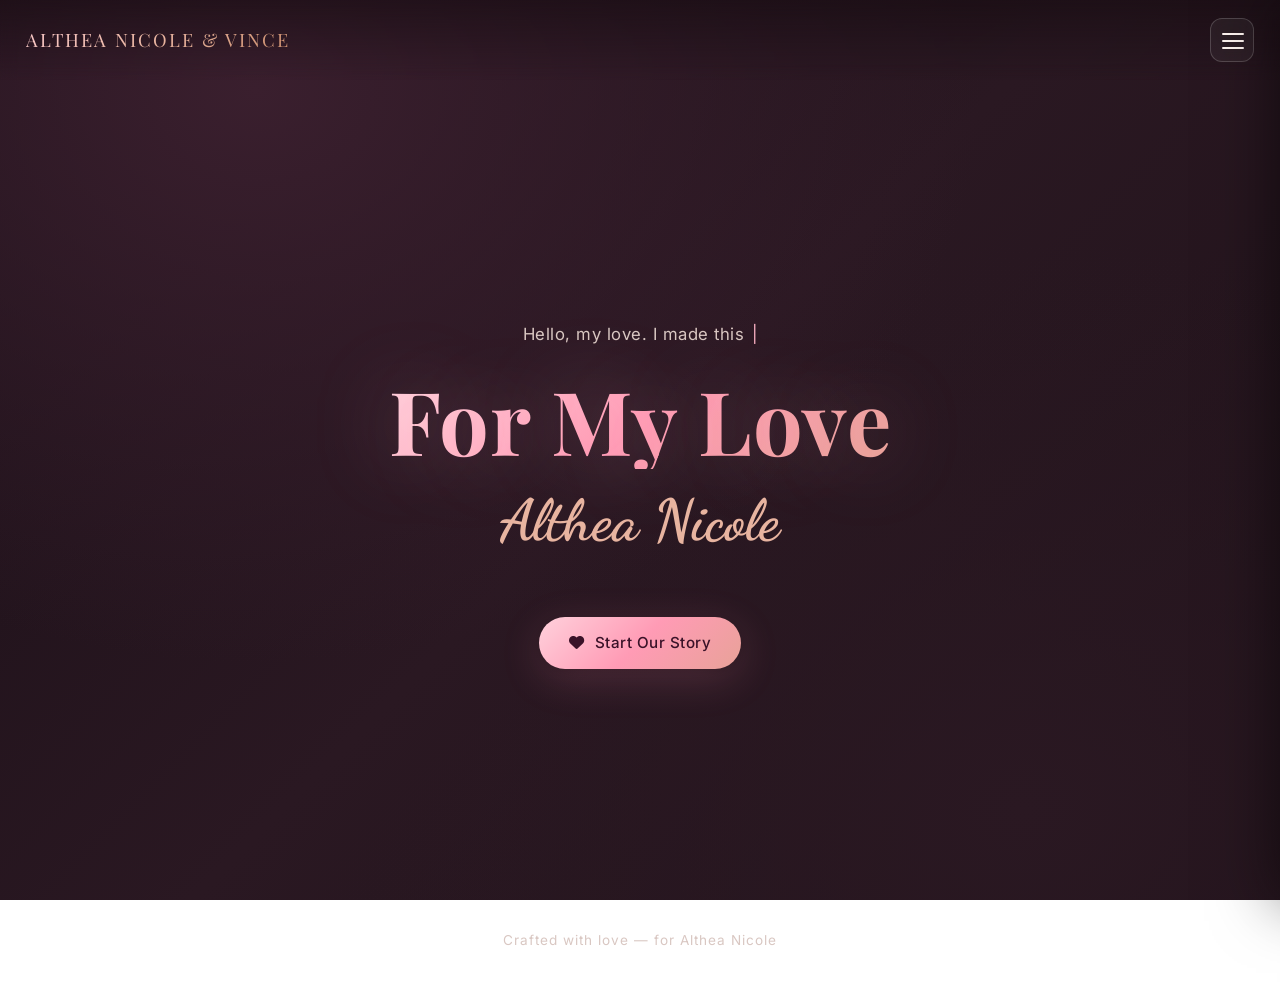
<file: index.html>
<!DOCTYPE html>
<html lang="en">
<head>
<meta charset="UTF-8">
<meta name="viewport" content="width=device-width,initial-scale=1">
<title>"For My Thea bagtit🩷</title>
<meta name="description" content="A premium romantic story made just for you.">
<link rel="preconnect" href="https://fonts.googleapis.com">
<link rel="preconnect" href="https://fonts.gstatic.com" crossorigin>
<link href="https://fonts.googleapis.com/css2?family=Playfair+Display:wght@500;600;700&family=Cormorant+Garamond:ital,wght@1,400;1,500&family=Inter:wght@300;400;500;600&family=Dancing+Script:wght@500;700&display=swap" rel="stylesheet">
<link rel="stylesheet" href="https://cdnjs.cloudflare.com/ajax/libs/font-awesome/6.5.2/css/all.min.css">
<meta property="og:title" content="For My Thea bagtit🩷">
<meta property="og:description" content="A special website made with love, just for Althea Nicole 💖">
<meta property="og:image" content="https://yourdomain.com/cover.jpg">
<meta property="og:url" content="https://v34290126-collab.github.io/Althea-Nicole-/">
<meta property="og:type" content="website">

<meta name="twitter:card" content="summary_large_image">
<meta name="twitter:title" content="For My Thea bagtit🩷">
<meta name="twitter:description" content="A special website made with love, just for Althea Nicole 💖">
<meta name="twitter:image" content="https://YOUR-IMAGE-URL-HERE">
  <link rel="stylesheet" href="style.css">
</head>
<body>
<main>

<section class="hero">
  <p class="typing" id="typing"></p>
  <h1>For My Love</h1>
  <div class="name">Althea Nicole</div>
  <a class="btn" href="story.html"><i class="fa-solid fa-heart"></i> Start Our Story</a>
</section>

</main>
<footer>Crafted with love &mdash; for Althea Nicole</footer>
<script src="script.js"></script>
<script>
typeText(document.getElementById('typing'),"Hello, my love. I made this just for you.");
</script>
</body>
</html>
</file>
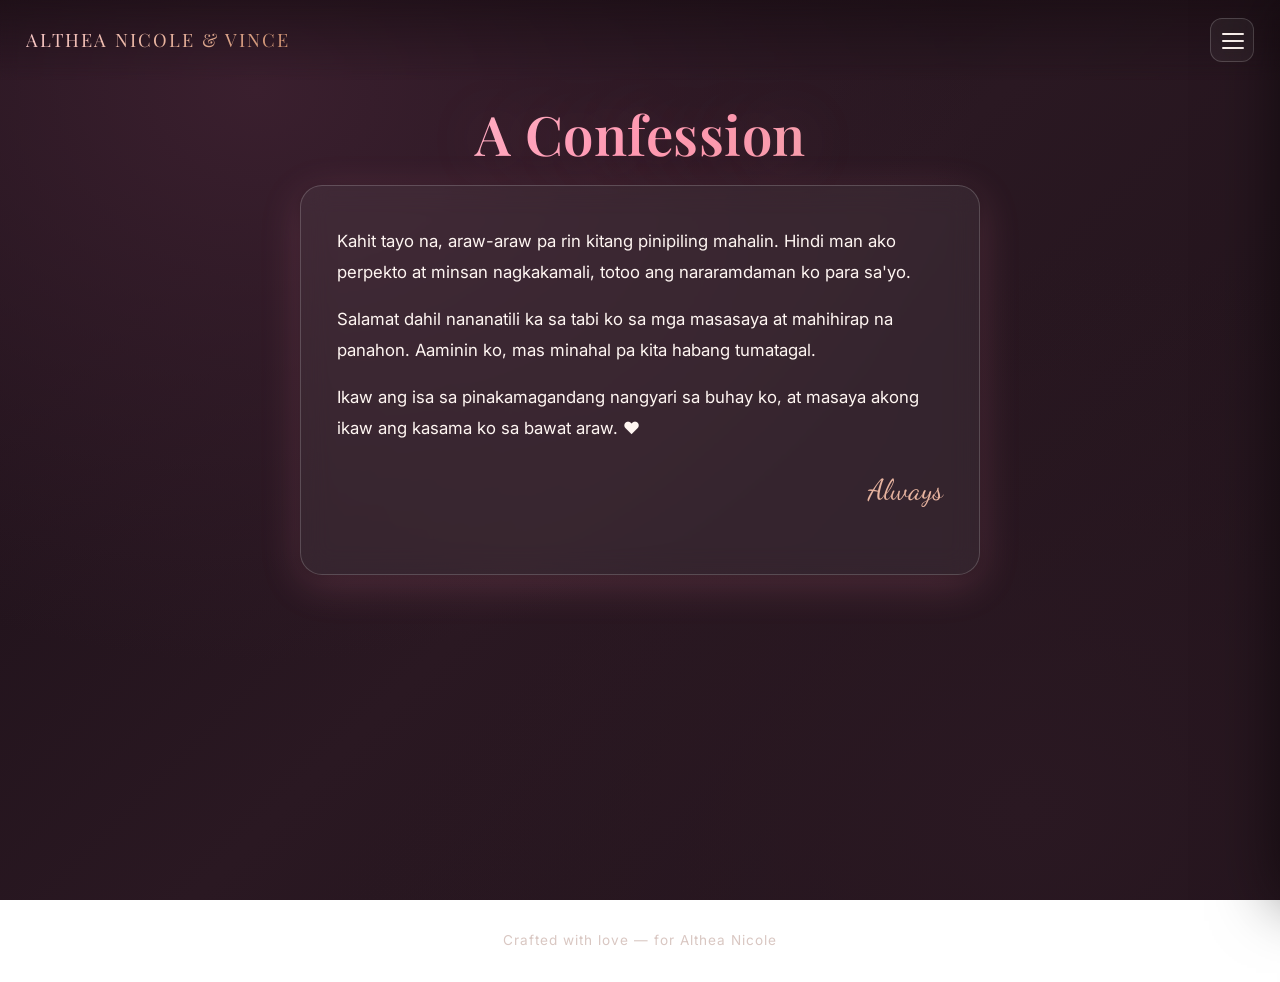
<file: confession.html>
<!DOCTYPE html>
<html lang="en">
<head>
<meta charset="UTF-8">
<meta name="viewport" content="width=device-width,initial-scale=1">
<title>Confession · For My Love</title>
<meta name="description" content="A premium romantic story made just for you.">
<link rel="preconnect" href="https://fonts.googleapis.com">
<link rel="preconnect" href="https://fonts.gstatic.com" crossorigin>
<link href="https://fonts.googleapis.com/css2?family=Playfair+Display:wght@500;600;700&family=Cormorant+Garamond:ital,wght@1,400;1,500&family=Inter:wght@300;400;500;600&family=Dancing+Script:wght@500;700&display=swap" rel="stylesheet">
<link rel="stylesheet" href="https://cdnjs.cloudflare.com/ajax/libs/font-awesome/6.5.2/css/all.min.css">
<link rel="stylesheet" href="style.css">
</head>
<body>
<main>

<section class="container">
  <h1 class="page-title">A Confession</h1>
  <article class="glass letter">
    <p>Kahit tayo na, araw-araw pa rin kitang pinipiling mahalin. Hindi man ako perpekto at minsan nagkakamali, totoo ang nararamdaman ko para sa'yo.</p>
    <p>Salamat dahil nananatili ka sa tabi ko sa mga masasaya at mahihirap na panahon. Aaminin ko, mas minahal pa kita habang tumatagal.</p>
    <p>Ikaw ang isa sa pinakamagandang nangyari sa buhay ko, at masaya akong ikaw ang kasama ko sa bawat araw. ❤️</p>
    <p class="signature">Always</p>
  </article>
</section>

</main>
<footer>Crafted with love &mdash; for Althea Nicole</footer>
<script src="script.js"></script>

</body>
</html>
</file>
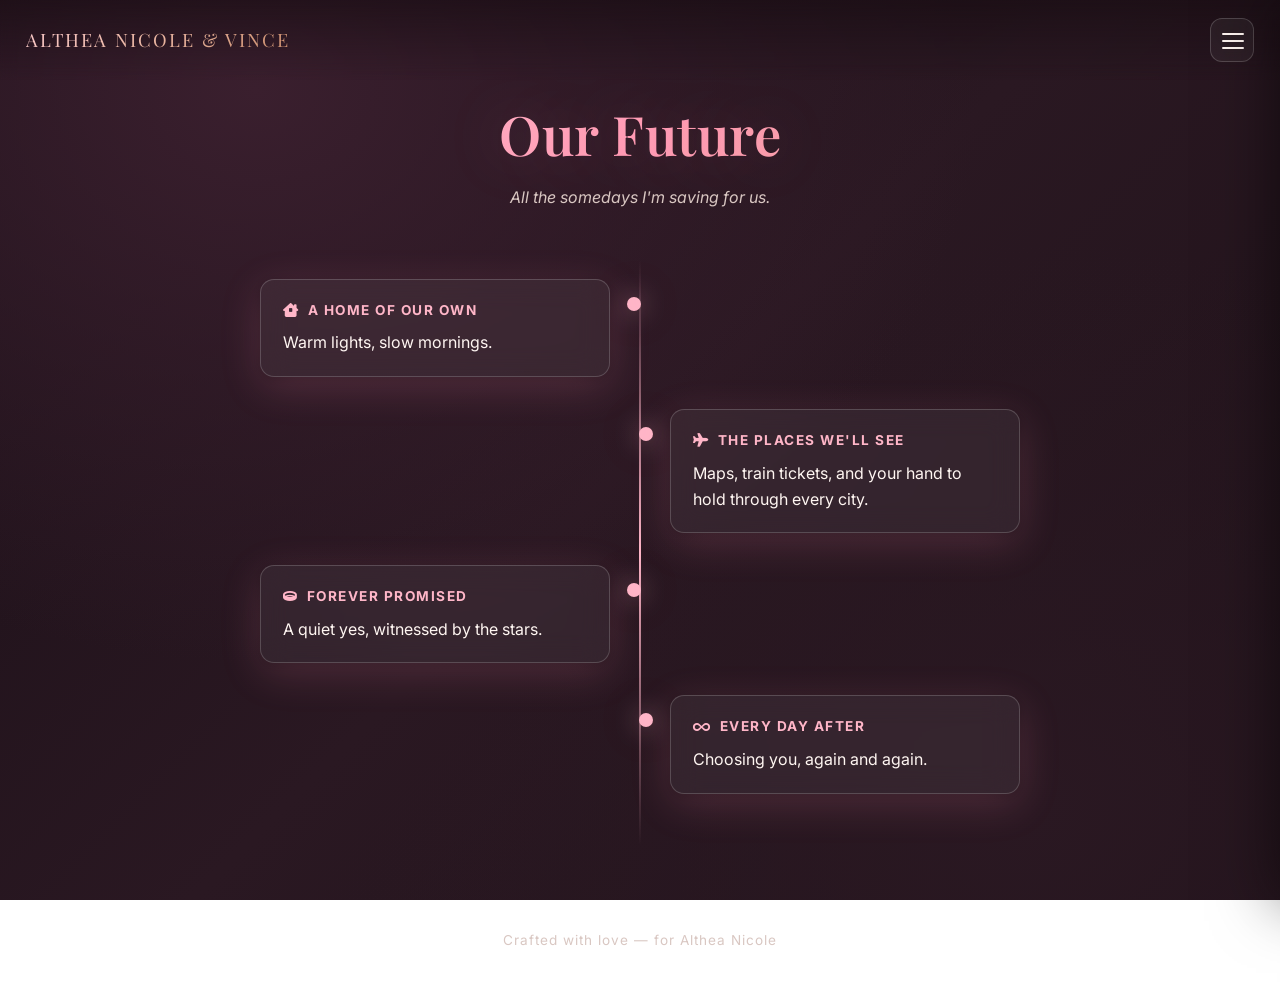
<file: future.html>
<!DOCTYPE html>
<html lang="en">
<head>
<meta charset="UTF-8">
<meta name="viewport" content="width=device-width,initial-scale=1">
<title>Future · For My Love</title>
<meta name="description" content="A premium romantic story made just for you.">
<link rel="preconnect" href="https://fonts.googleapis.com">
<link rel="preconnect" href="https://fonts.gstatic.com" crossorigin>
<link href="https://fonts.googleapis.com/css2?family=Playfair+Display:wght@500;600;700&family=Cormorant+Garamond:ital,wght@1,400;1,500&family=Inter:wght@300;400;500;600&family=Dancing+Script:wght@500;700&display=swap" rel="stylesheet">
<link rel="stylesheet" href="https://cdnjs.cloudflare.com/ajax/libs/font-awesome/6.5.2/css/all.min.css">
<link rel="stylesheet" href="style.css">
</head>
<body>
<main>

<section class="container">
  <h1 class="page-title">Our Future</h1>
  <p class="page-subtitle">All the somedays I'm saving for us.</p>
  <div class="timeline">
    <div class="t-item"><div class="t-dot"></div><div class="t-card glass"><h4><i class="fa-solid fa-house-chimney-window"></i>A Home of Our Own</h4><p>Warm lights, slow mornings.</p></div></div>
    <div class="t-item"><div class="t-dot"></div><div class="t-card glass"><h4><i class="fa-solid fa-plane"></i>The Places We'll See</h4><p>Maps, train tickets, and your hand to hold through every city.</p></div></div>
    <div class="t-item"><div class="t-dot"></div><div class="t-card glass"><h4><i class="fa-solid fa-ring"></i>Forever Promised</h4><p>A quiet yes, witnessed by the stars.</p></div></div>
    <div class="t-item"><div class="t-dot"></div><div class="t-card glass"><h4><i class="fa-solid fa-infinity"></i>Every Day After</h4><p>Choosing you, again and again.</p></div></div>
  </div>
</section>

</main>
<footer>Crafted with love &mdash; for Althea Nicole</footer>
<script src="script.js"></script>
<script>revealOnScroll('.t-item');</script>
</body>
</html>
</file>
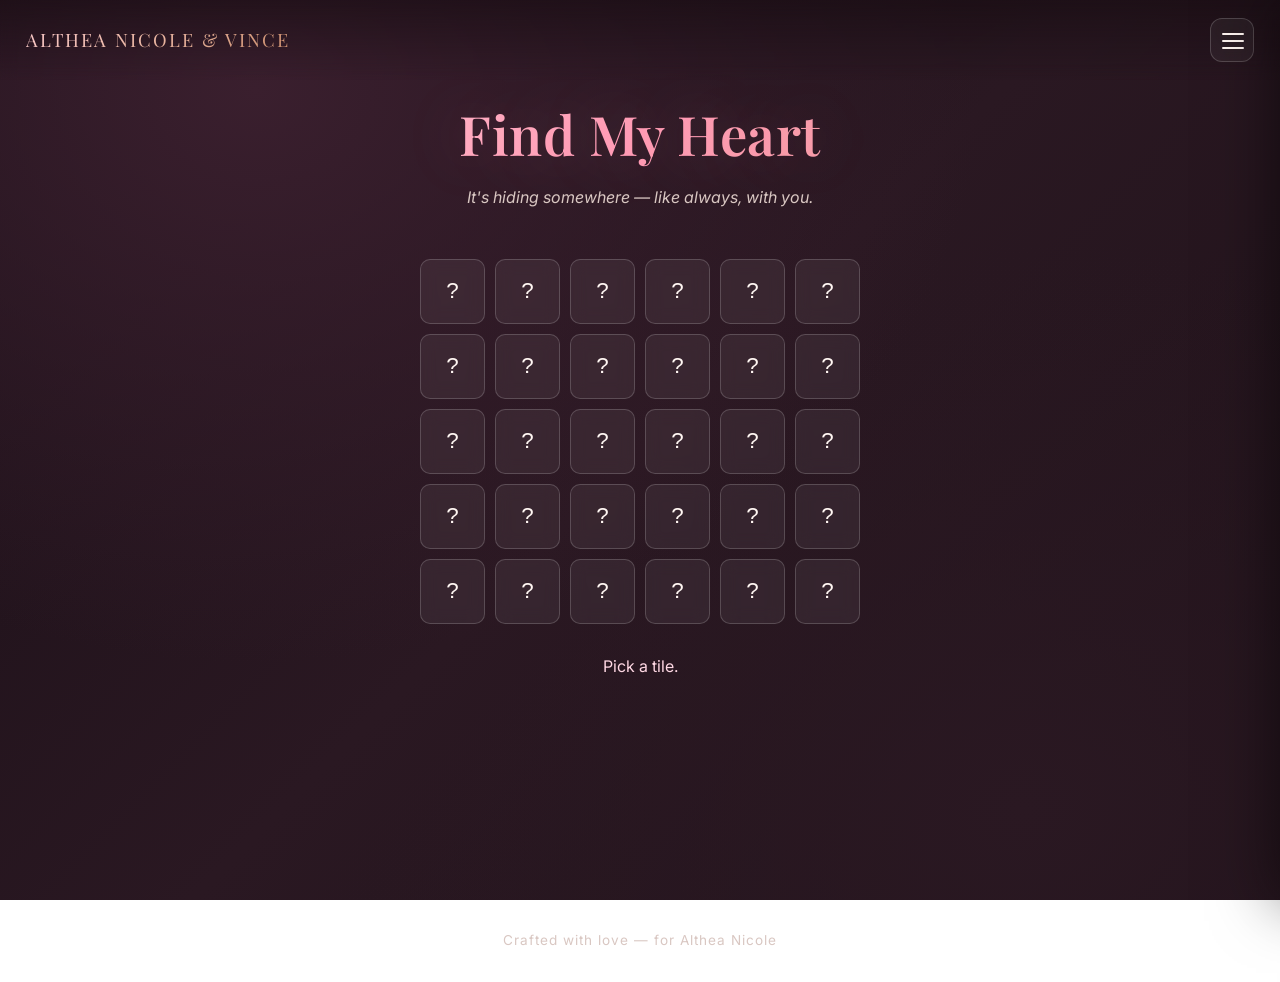
<file: game.html>
<!DOCTYPE html>
<html lang="en">
<head>
<meta charset="UTF-8">
<meta name="viewport" content="width=device-width,initial-scale=1">
<title>Game · For My Love</title>
<meta name="description" content="A premium romantic story made just for you.">
<link rel="preconnect" href="https://fonts.googleapis.com">
<link rel="preconnect" href="https://fonts.gstatic.com" crossorigin>
<link href="https://fonts.googleapis.com/css2?family=Playfair+Display:wght@500;600;700&family=Cormorant+Garamond:ital,wght@1,400;1,500&family=Inter:wght@300;400;500;600&family=Dancing+Script:wght@500;700&display=swap" rel="stylesheet">
<link rel="stylesheet" href="https://cdnjs.cloudflare.com/ajax/libs/font-awesome/6.5.2/css/all.min.css">
<link rel="stylesheet" href="style.css">
</head>
<body>
<main>

<section class="container">
  <h1 class="page-title">Find My Heart</h1>
  <p class="page-subtitle">It's hiding somewhere — like always, with you.</p>
  <div class="game-grid" id="gameGrid"></div>
  <p class="game-msg" id="gameMsg">Pick a tile.</p>
</section>

</main>
<footer>Crafted with love &mdash; for Althea Nicole</footer>
<script src="script.js"></script>
<script>initGame();</script>
</body>
</html>
</file>
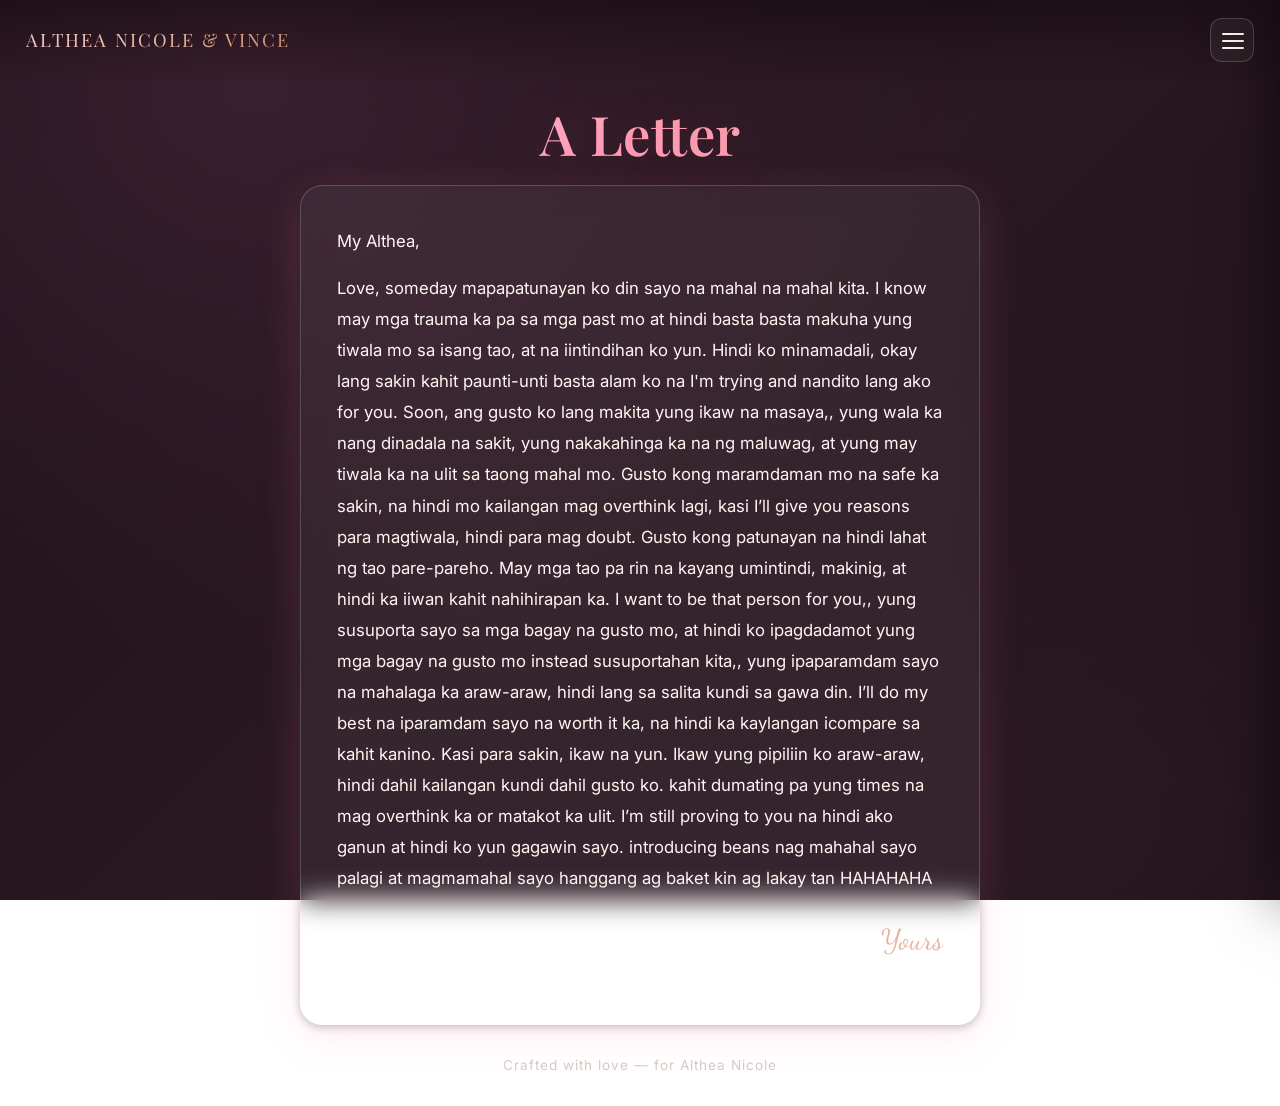
<file: letter.html>
<!DOCTYPE html>
<html lang="en">
<head>
<meta charset="UTF-8">
<meta name="viewport" content="width=device-width,initial-scale=1">
<title>Letter · For My Love</title>
<meta name="description" content="A premium romantic story made just for you.">
<link rel="preconnect" href="https://fonts.googleapis.com">
<link rel="preconnect" href="https://fonts.gstatic.com" crossorigin>
<link href="https://fonts.googleapis.com/css2?family=Playfair+Display:wght@500;600;700&family=Cormorant+Garamond:ital,wght@1,400;1,500&family=Inter:wght@300;400;500;600&family=Dancing+Script:wght@500;700&display=swap" rel="stylesheet">
<link rel="stylesheet" href="https://cdnjs.cloudflare.com/ajax/libs/font-awesome/6.5.2/css/all.min.css">
<link rel="stylesheet" href="style.css">
</head>
<body>
<main>

<section class="container">
  <h1 class="page-title">A Letter</h1>
  <article class="glass letter">
    <p>My Althea,</p>
    <p>Love, someday mapapatunayan ko din sayo na mahal na mahal kita. I know may mga trauma ka pa sa mga past mo at hindi basta basta makuha yung tiwala mo sa isang tao, at na iintindihan ko yun. Hindi ko minamadali, okay lang sakin kahit paunti-unti basta alam ko na I'm trying and nandito lang ako for you.
‎Soon, ang gusto ko lang makita yung ikaw na masaya,, yung wala ka nang dinadala na sakit, yung nakakahinga ka na ng maluwag, at yung may tiwala ka na ulit sa taong mahal mo. Gusto kong maramdaman mo na safe ka sakin, na hindi mo kailangan mag overthink lagi, kasi I’ll give you reasons para magtiwala, hindi para mag doubt. Gusto kong patunayan na hindi lahat ng tao pare-pareho. May mga tao pa rin na kayang umintindi, makinig, at hindi ka iiwan kahit nahihirapan ka. I want to be that person for you,, yung susuporta sayo sa mga bagay na gusto mo, at hindi ko ipagdadamot yung mga bagay na gusto mo instead susuportahan kita,, yung ipaparamdam sayo na mahalaga ka araw-araw, hindi lang sa salita kundi sa gawa din. I’ll do my best na iparamdam sayo na worth it ka, na hindi ka kaylangan icompare sa kahit kanino. Kasi para sakin, ikaw na yun. Ikaw yung pipiliin ko araw-araw, hindi dahil kailangan kundi dahil gusto ko.  kahit dumating pa yung times na mag overthink ka or matakot ka ulit. I’m still proving to you na hindi ako ganun at hindi ko yun gagawin sayo. introducing beans nag mahahal sayo palagi at magmamahal sayo hanggang ag baket kin ag lakay tan HAHAHAHA</p>
    <p class="signature">Yours</p>
  </article>
</section>

</main>
<footer>Crafted with love &mdash; for Althea Nicole</footer>
<script src="script.js"></script>

</body>
</html>
</file>
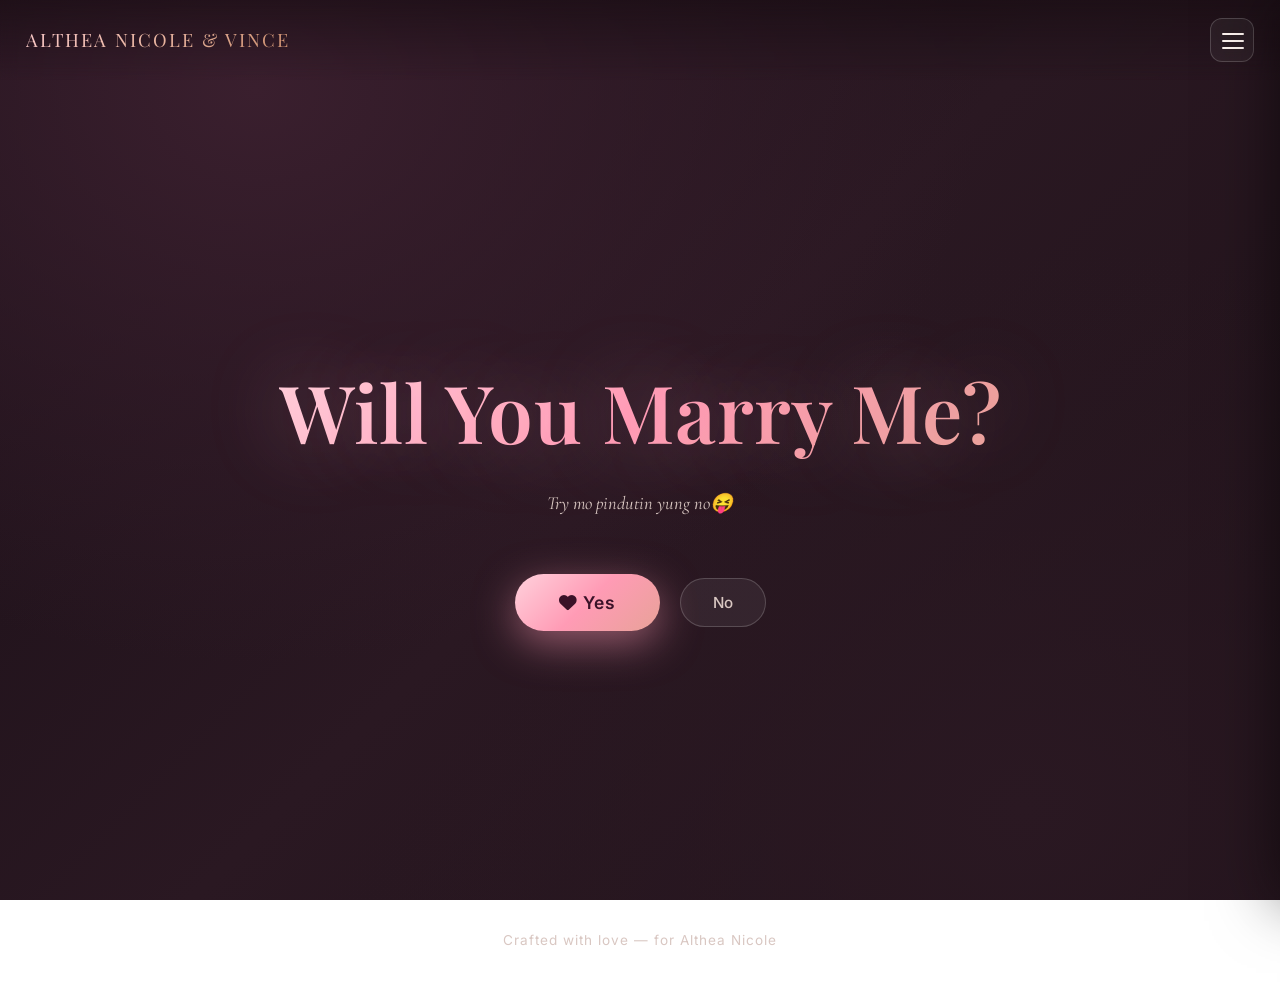
<file: marry.html>
<!DOCTYPE html>
<html lang="en">
<head>
<meta charset="UTF-8">
<meta name="viewport" content="width=device-width,initial-scale=1">
<title>Will You Marry Me?</title>
<meta name="description" content="A premium romantic story made just for you.">
<link rel="preconnect" href="https://fonts.googleapis.com">
<link rel="preconnect" href="https://fonts.gstatic.com" crossorigin>
<link href="https://fonts.googleapis.com/css2?family=Playfair+Display:wght@500;600;700&family=Cormorant+Garamond:ital,wght@1,400;1,500&family=Inter:wght@300;400;500;600&family=Dancing+Script:wght@500;700&display=swap" rel="stylesheet">
<link rel="stylesheet" href="https://cdnjs.cloudflare.com/ajax/libs/font-awesome/6.5.2/css/all.min.css">
<link rel="stylesheet" href="style.css">
</head>
<body>
<main>

<section class="marry" id="marryMain">
  <h1>Will You Marry Me?</h1>
  <p class="sub">Try mo pindutin yung no😝</p>
  <div class="marry-btns" id="marryBtns">
    <button id="yesBtn"><i class="fa-solid fa-heart"></i> Yes</button>
    <button id="noBtn">No</button>
  </div>
</section>

<div class="celebration" id="celebration">
  <h1>U Said Yes</h1>
  <p class="forever">Forever nayan madi nak ibat-batin wen.</p>
</div>

</main>
<footer>Crafted with love &mdash; for Althea Nicole</footer>
<script src="script.js"></script>
<script>initMarry();</script>
</body>
</html>
</file>
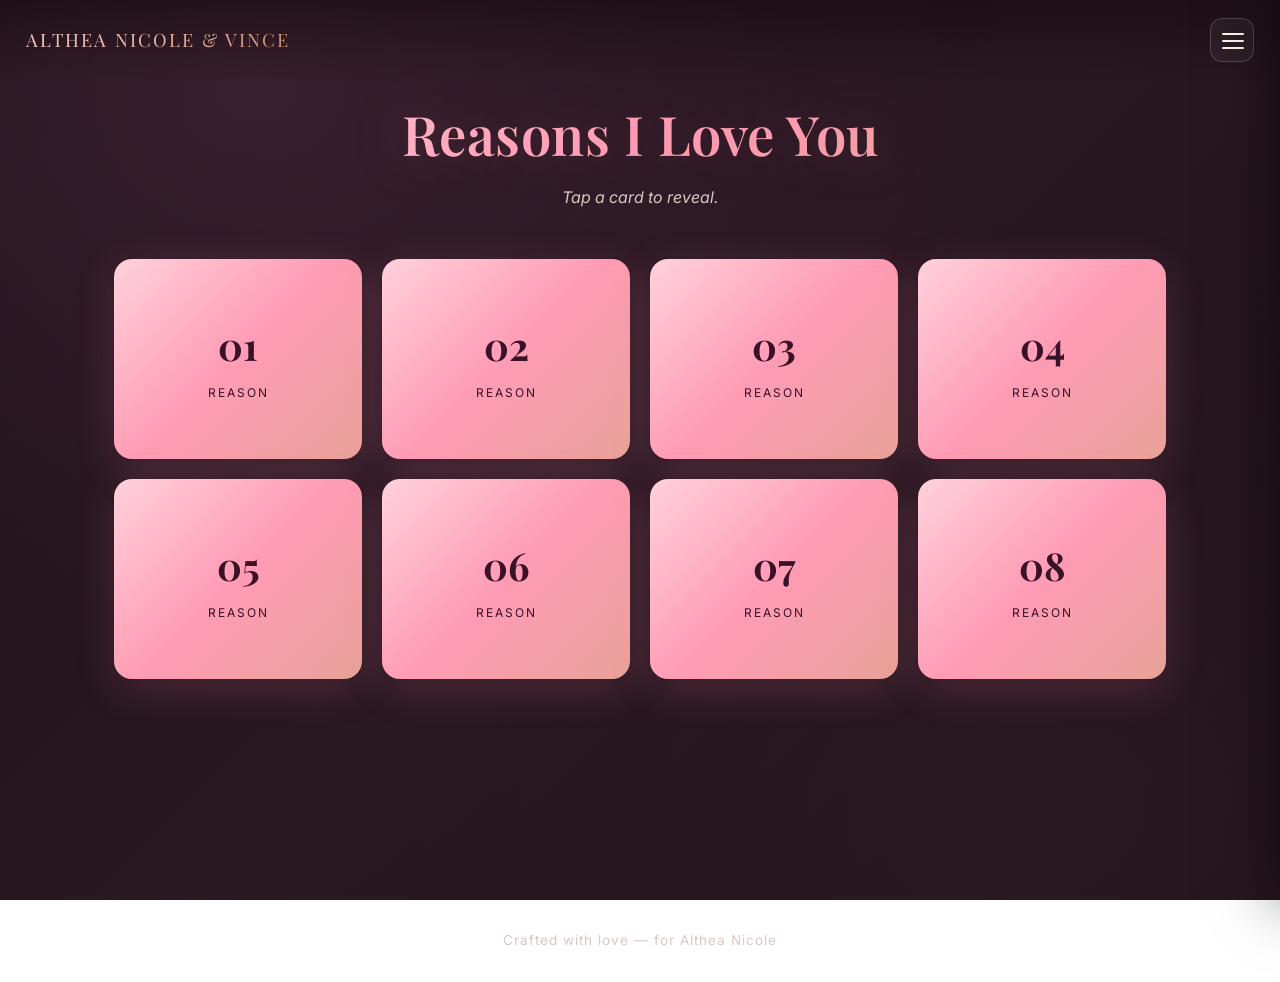
<file: reasons.html>
<!DOCTYPE html>
<html lang="en">
<head>
<meta charset="UTF-8">
<meta name="viewport" content="width=device-width,initial-scale=1">
<title>Reasons · For My Love</title>
<meta name="description" content="A premium romantic story made just for you.">
<link rel="preconnect" href="https://fonts.googleapis.com">
<link rel="preconnect" href="https://fonts.gstatic.com" crossorigin>
<link href="https://fonts.googleapis.com/css2?family=Playfair+Display:wght@500;600;700&family=Cormorant+Garamond:ital,wght@1,400;1,500&family=Inter:wght@300;400;500;600&family=Dancing+Script:wght@500;700&display=swap" rel="stylesheet">
<link rel="stylesheet" href="https://cdnjs.cloudflare.com/ajax/libs/font-awesome/6.5.2/css/all.min.css">
<link rel="stylesheet" href="style.css">
</head>
<body>
<main>

<section class="container">
  <h1 class="page-title">Reasons I Love You</h1>
  <p class="page-subtitle">Tap a card to reveal.</p>
  <div class="reasons-grid"><div class="flip" onclick="this.classList.toggle('flipped')"><div class="flip-inner"><div class="flip-face flip-front"><div><div class="num">01</div><div style="font-family:Inter;font-size:.75rem;letter-spacing:2px;margin-top:6px">REASON</div></div></div><div class="flip-face flip-back">Cute mo tumawa hahaha kahit minsan nakakatakot.</div></div></div>
<div class="flip" onclick="this.classList.toggle('flipped')"><div class="flip-inner"><div class="flip-face flip-front"><div><div class="num">02</div><div style="font-family:Inter;font-size:.75rem;letter-spacing:2px;margin-top:6px">REASON</div></div></div><div class="flip-face flip-back">Napaka bait mo love promise hahaha.</div></div></div>
<div class="flip" onclick="this.classList.toggle('flipped')"><div class="flip-inner"><div class="flip-face flip-front"><div><div class="num">03</div><div style="font-family:Inter;font-size:.75rem;letter-spacing:2px;margin-top:6px">REASON</div></div></div><div class="flip-face flip-back">kahit simpleng bagay napapasaya kana.</div></div></div>
<div class="flip" onclick="this.classList.toggle('flipped')"><div class="flip-inner"><div class="flip-face flip-front"><div><div class="num">04</div><div style="font-family:Inter;font-size:.75rem;letter-spacing:2px;margin-top:6px">REASON</div></div></div><div class="flip-face flip-back">napaka cute mo love.</div></div></div>
<div class="flip" onclick="this.classList.toggle('flipped')"><div class="flip-inner"><div class="flip-face flip-front"><div><div class="num">05</div><div style="font-family:Inter;font-size:.75rem;letter-spacing:2px;margin-top:6px">REASON</div></div></div><div class="flip-face flip-back">Simple lng hindi maarte</div></div></div>
<div class="flip" onclick="this.classList.toggle('flipped')"><div class="flip-inner"><div class="flip-face flip-front"><div><div class="num">06</div><div style="font-family:Inter;font-size:.75rem;letter-spacing:2px;margin-top:6px">REASON</div></div></div><div class="flip-face flip-back">malakas mag core hahaha.</div></div></div>
<div class="flip" onclick="this.classList.toggle('flipped')"><div class="flip-inner"><div class="flip-face flip-front"><div><div class="num">07</div><div style="font-family:Inter;font-size:.75rem;letter-spacing:2px;margin-top:6px">REASON</div></div></div><div class="flip-face flip-back">Kahit minsan boring ako kausap kinakausap mo padin ako.</div></div></div>
<div class="flip" onclick="this.classList.toggle('flipped')"><div class="flip-inner"><div class="flip-face flip-front"><div><div class="num">08</div><div style="font-family:Inter;font-size:.75rem;letter-spacing:2px;margin-top:6px">REASON</div></div></div><div class="flip-face flip-back">Mahal kita sa lahat ng bagay.</div></div></div></div>
</section>

</main>
<footer>Crafted with love &mdash; for Althea Nicole</footer>
<script src="script.js"></script>

</body>
</html>
</file>
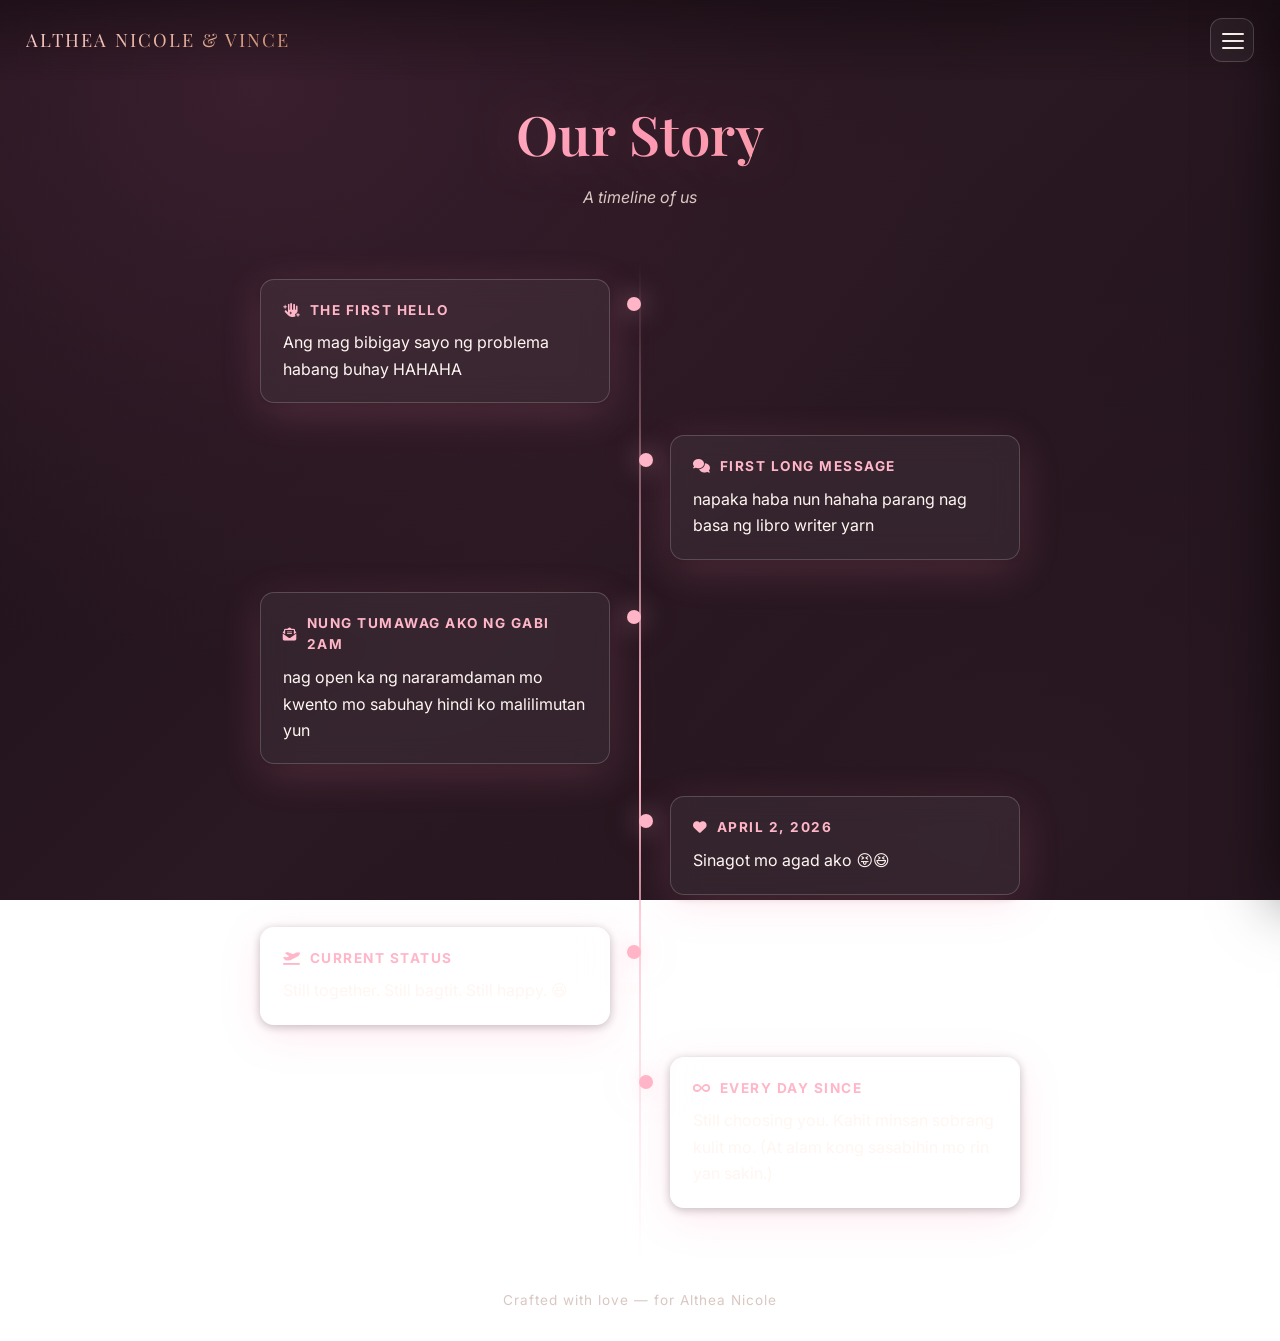
<file: story.html>
<!DOCTYPE html>
<html lang="en">
<head>
<meta charset="UTF-8">
<meta name="viewport" content="width=device-width,initial-scale=1">
<title>Our Story · For My Love</title>
<meta name="description" content="A premium romantic story made just for you.">
<link rel="preconnect" href="https://fonts.googleapis.com">
<link rel="preconnect" href="https://fonts.gstatic.com" crossorigin>
<link href="https://fonts.googleapis.com/css2?family=Playfair+Display:wght@500;600;700&family=Cormorant+Garamond:ital,wght@1,400;1,500&family=Inter:wght@300;400;500;600&family=Dancing+Script:wght@500;700&display=swap" rel="stylesheet">
<link rel="stylesheet" href="https://cdnjs.cloudflare.com/ajax/libs/font-awesome/6.5.2/css/all.min.css">
<link rel="stylesheet" href="style.css">
</head>
<body>
<main>

<section class="container">
  <h1 class="page-title">Our Story</h1>
  <p class="page-subtitle">A timeline of us</p>
  <div class="timeline"><div class="t-item"><div class="t-dot"></div><div class="t-card glass"><h4><i class="fa-solid fa-hand-sparkles"></i>The First Hello</h4><p>Ang mag bibigay sayo ng problema habang buhay HAHAHA</p></div></div>
<div class="t-item"><div class="t-dot"></div><div class="t-card glass"><h4><i class="fa-solid fa-comments"></i>First Long message</h4><p>napaka haba nun hahaha parang nag basa ng libro writer yarn</p></div></div>
<div class="t-item"><div class="t-dot"></div><div class="t-card glass"><h4><i class="fa-solid fa-envelope-open-text"></i>nung tumawag ako ng gabi 2am</h4><p>nag open ka ng nararamdaman mo kwento mo sabuhay hindi ko malilimutan yun</p></div></div>
<div class="t-item"><div class="t-dot"></div><div class="t-card glass"><h4><i class="fa-solid fa-heart"></i>April 2, 2026</h4><p>Sinagot mo agad ako 😝😆</p></div></div>
<div class="t-item"><div class="t-dot"></div><div class="t-card glass"><h4><i class="fa-solid fa-plane-departure"></i>Current Status
</h4><p>Still together. Still bagtit. Still happy. 😆</p></div></div>
<div class="t-item"><div class="t-dot"></div><div class="t-card glass"><h4><i class="fa-solid fa-infinity"></i>Every Day Since</h4><p>Still choosing you. Kahit minsan sobrang kulit mo. (At alam kong sasabihin mo rin yan sakin.)</p></div></div></div>
</section>

</main>
<footer>Crafted with love &mdash; for Althea Nicole</footer>
<script src="script.js"></script>
<script>revealOnScroll('.t-item');</script>
</body>
</html>
</file>
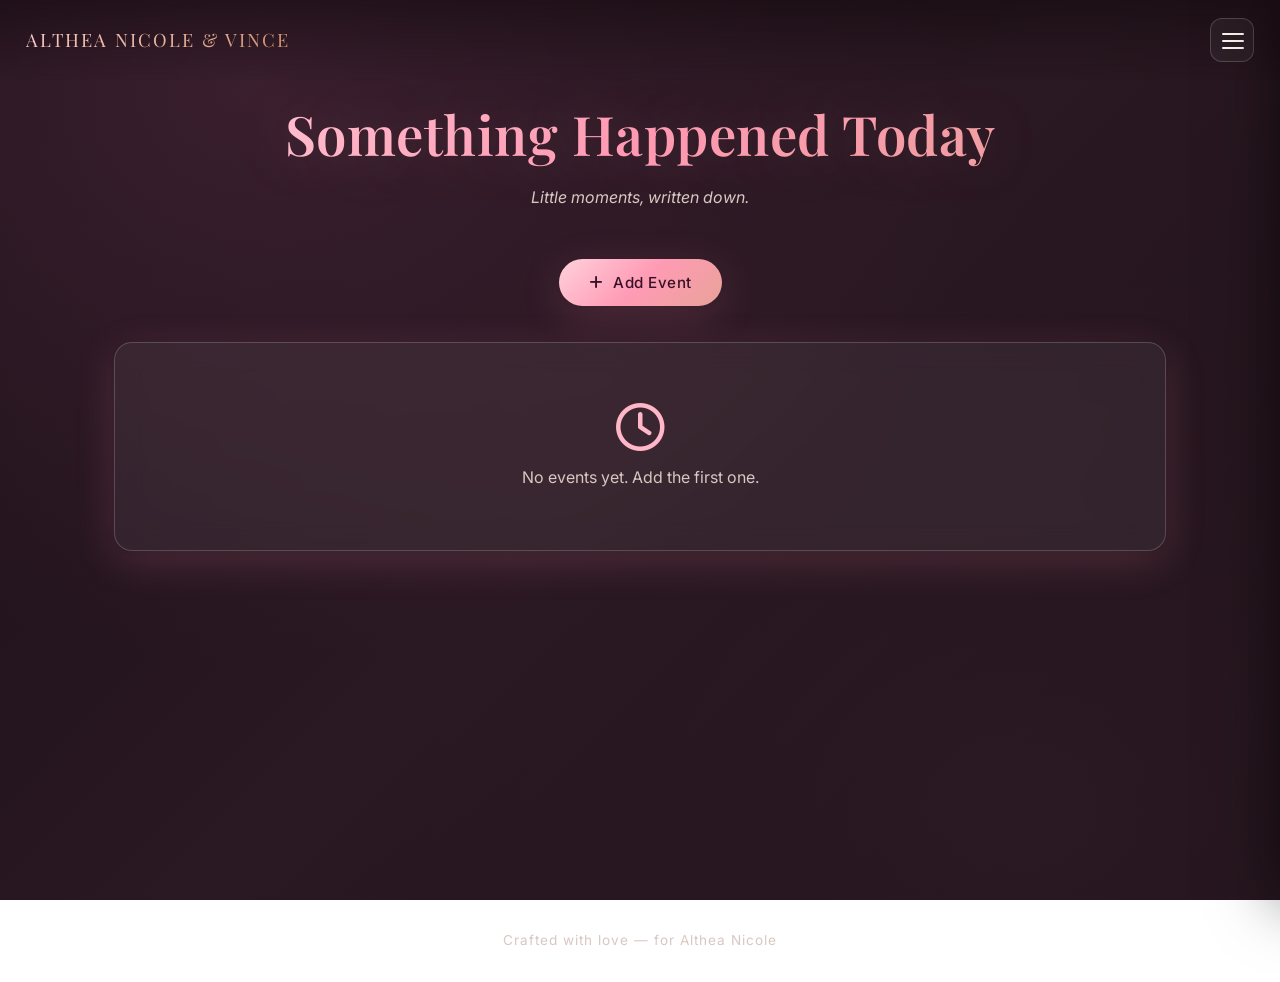
<file: timeline.html>
<!DOCTYPE html>
<html lang="en">
<head>
<meta charset="UTF-8">
<meta name="viewport" content="width=device-width,initial-scale=1">
<title>Timeline · For My Love</title>
<meta name="description" content="A premium romantic story made just for you.">
<link rel="preconnect" href="https://fonts.googleapis.com">
<link rel="preconnect" href="https://fonts.gstatic.com" crossorigin>
<link href="https://fonts.googleapis.com/css2?family=Playfair+Display:wght@500;600;700&family=Cormorant+Garamond:ital,wght@1,400;1,500&family=Inter:wght@300;400;500;600&family=Dancing+Script:wght@500;700&display=swap" rel="stylesheet">
<link rel="stylesheet" href="https://cdnjs.cloudflare.com/ajax/libs/font-awesome/6.5.2/css/all.min.css">
<link rel="stylesheet" href="style.css">
</head>
<body>
<main>

<section class="container">
  <h1 class="page-title">Something Happened Today</h1>
  <p class="page-subtitle">Little moments, written down.</p>
  <div class="gallery-actions">
    <button class="btn" id="addEventBtn"><i class="fa-solid fa-plus"></i> Add Event</button>
  </div>
  <div id="feedEmpty" class="glass empty">
    <i class="fa-regular fa-clock"></i>
    <p>No events yet. Add the first one.</p>
  </div>
  <div class="feed" id="feed"></div>
</section>

<div class="modal-overlay" id="evtModal">
  <form class="modal" id="evtForm">
    <h3>New Event</h3>
    <p class="sub">The date and time will be saved automatically.</p>
<div class="field">
  <label>Title</label>
  <input
    type="text"
    name="title"
    placeholder="Special Day ❤️"
    required
  >
</div>

<div class="field">
  <label>Description</label>
  <textarea
    name="msg"
    placeholder="Today we watched the sunset together..."
    required
  ></textarea>
</div>
    <div class="modal-actions">
      <button type="button" class="btn ghost" id="evtCancel">Cancel</button>
      <button type="submit" class="btn"><i class="fa-solid fa-feather"></i> Save</button>
    </div>
  </form>
</div>

</main>
<footer>Crafted with love &mdash; for Althea Nicole</footer>
<script src="script.js"></script>
<script>initTimeline();</script>
</body>
</html>
</file>
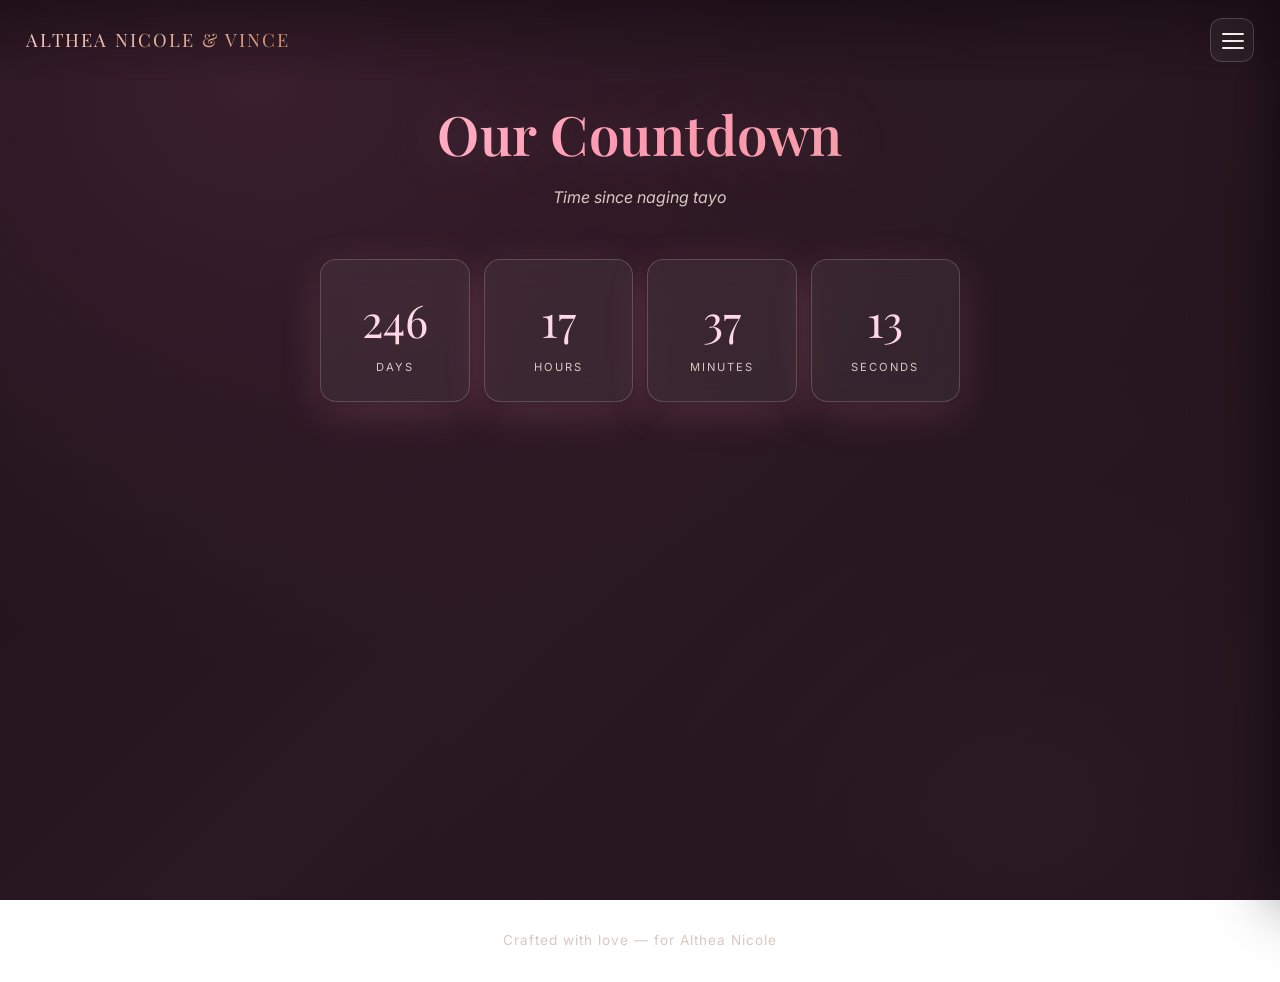
<file: timer.html>
<!DOCTYPE html>
<html lang="en">
<head>
<meta charset="UTF-8">
<meta name="viewport" content="width=device-width,initial-scale=1">
<title>Countdown · For My Love</title>
<meta name="description" content="A premium romantic story made just for you.">
<link rel="preconnect" href="https://fonts.googleapis.com">
<link rel="preconnect" href="https://fonts.gstatic.com" crossorigin>
<link href="https://fonts.googleapis.com/css2?family=Playfair+Display:wght@500;600;700&family=Cormorant+Garamond:ital,wght@1,400;1,500&family=Inter:wght@300;400;500;600&family=Dancing+Script:wght@500;700&display=swap" rel="stylesheet">
<link rel="stylesheet" href="https://cdnjs.cloudflare.com/ajax/libs/font-awesome/6.5.2/css/all.min.css">
<link rel="stylesheet" href="style.css">
</head>
<body>
<main>

<section class="container">
  <h1 class="page-title">Our Countdown</h1>
  <p class="page-subtitle" id="cd-label">Counting every moment with you.</p>
  <div class="countdown">
    <div class="glass cell"><div class="num" id="cd-d">0</div><div class="lbl">Days</div></div>
    <div class="glass cell"><div class="num" id="cd-h">00</div><div class="lbl">Hours</div></div>
    <div class="glass cell"><div class="num" id="cd-m">00</div><div class="lbl">Minutes</div></div>
    <div class="glass cell"><div class="num" id="cd-s">00</div><div class="lbl">Seconds</div></div>
  </div>
</section>

</main>
<footer>Crafted with love &mdash; for Althea Nicole</footer>
<script src="script.js"></script>
<script>initCountdown('2026-04-02T00:00:00');</script>
</body>
</html>
</file>
<file: style.css>
/* ============================================================
   FOR MY LOVE — Premium Romantic Website (v2)
   Luxury aesthetic: soft pink, rose gold, glassmorphism
   ============================================================ */

:root{
  --bg-1:#1a0f17;
  --bg-2:#2a1822;
  --bg-3:#3a1f2e;
  --surface: rgba(255,255,255,0.06);
  --surface-2: rgba(255,255,255,0.10);
  --border: rgba(255,255,255,0.18);
  --text:#fff6f2;
  --muted:#d9c7c2;
  --pink:#ffb6c8;
  --pink-2:#ff8fb1;
  --pink-soft:#ffd8e4;
  --rose-gold:#e8b4a0;
  --rose-gold-2:#c98c6b;
  --gradient-pink: linear-gradient(135deg,#ffd1dc 0%, #ff9bb5 50%, #e8a298 100%);
  --gradient-rose: linear-gradient(135deg,#f8c8c8 0%, #e8b4a0 50%, #c98c6b 100%);
  --gradient-bg: radial-gradient(at 20% 10%, #3a1f2e 0%, transparent 50%),
                 radial-gradient(at 80% 90%, #2a1822 0%, transparent 50%),
                 linear-gradient(135deg,#1a0f17 0%, #2a1822 50%, #1f1219 100%);
  --shadow-soft: 0 10px 40px rgba(255,140,170,.18), 0 2px 10px rgba(0,0,0,.25);
  --shadow-lg: 0 30px 80px rgba(255,140,170,.25), 0 10px 30px rgba(0,0,0,.4);
  --glow: 0 0 24px rgba(255,182,200,.55), 0 0 60px rgba(255,140,170,.25);
  --radius:18px;
  --ease: cubic-bezier(.22,.61,.36,1);
}

*{box-sizing:border-box;margin:0;padding:0}
html,body{min-height:100%}
body{
  font-family:'Inter','Poppins',system-ui,sans-serif;
  color:var(--text);
  background:var(--gradient-bg);
  background-attachment:fixed;
  line-height:1.6;
  -webkit-font-smoothing:antialiased;
  overflow-x:hidden;
}
a{color:inherit;text-decoration:none}
img{max-width:100%;display:block}
h1,h2,h3{font-family:'Playfair Display','Cormorant Garamond',serif;font-weight:600;letter-spacing:.5px}

/* ===== Background particles ===== */
.particles{position:fixed;inset:0;z-index:0;pointer-events:none;overflow:hidden}
.particles span{
  position:absolute;bottom:-40px;
  color:var(--pink-soft);opacity:.45;
  filter:blur(.3px);
  animation:rise linear infinite;
}
@keyframes rise{
  0%{transform:translateY(0) scale(.6) rotate(0);opacity:0}
  10%{opacity:.7}
  100%{transform:translateY(-115vh) scale(1.1) rotate(360deg);opacity:0}
}

/* ===== Navigation: Hamburger + Glass Sidebar ===== */
.topbar{
  position:fixed;top:0;left:0;right:0;z-index:90;
  display:flex;align-items:center;justify-content:space-between;
  padding:18px 26px;
  background:linear-gradient(to bottom, rgba(20,10,15,.55), transparent);
  backdrop-filter:blur(8px);
  -webkit-backdrop-filter:blur(8px);
}
.brand{
  font-family:'Playfair Display',serif;
  font-size:1.15rem;letter-spacing:2px;text-transform:uppercase;
  background:var(--gradient-rose);
  -webkit-background-clip:text;background-clip:text;color:transparent;
}
.hamburger{
  position:relative;width:44px;height:44px;border:none;cursor:pointer;
  background:var(--surface);backdrop-filter:blur(10px);
  border:1px solid var(--border);border-radius:12px;
  display:grid;place-items:center;transition:.3s var(--ease);
}
.hamburger:hover{background:var(--surface-2);box-shadow:var(--glow)}
.hamburger span{
  position:absolute;left:11px;width:22px;height:2px;
  background:var(--text);border-radius:2px;
  transition:.35s var(--ease);
}
.hamburger span:nth-child(1){top:14px}
.hamburger span:nth-child(2){top:21px}
.hamburger span:nth-child(3){top:28px}
.hamburger.open span:nth-child(1){top:21px;transform:rotate(45deg)}
.hamburger.open span:nth-child(2){opacity:0}
.hamburger.open span:nth-child(3){top:21px;transform:rotate(-45deg)}

.menu-overlay{
  position:fixed;inset:0;background:rgba(0,0,0,.55);
  backdrop-filter:blur(6px);opacity:0;pointer-events:none;
  transition:opacity .35s var(--ease);z-index:95;
}
.menu-overlay.open{opacity:1;pointer-events:auto}

.sidemenu{
  position:fixed;top:0;right:0;height:100%;
  width:min(340px,86vw);z-index:100;
  background:rgba(30,18,24,.55);
  backdrop-filter:blur(22px);-webkit-backdrop-filter:blur(22px);
  border-left:1px solid var(--border);
  box-shadow:-20px 0 60px rgba(0,0,0,.55);
  transform:translateX(105%);
  transition:transform .5s var(--ease);
  display:flex;flex-direction:column;
  padding:90px 28px 30px;
  
  overflow-y: auto;
overflow-x: hidden;
scroll-behavior: smooth;
}
.sidemenu.open{transform:translateX(0)}
.sidemenu .close{
  position:absolute;top:22px;right:22px;
  width:38px;height:38px;border-radius:50%;
  background:var(--surface);border:1px solid var(--border);color:var(--text);
  cursor:pointer;display:grid;place-items:center;transition:.3s;
}
.sidemenu .close:hover{background:var(--surface-2);transform:rotate(90deg)}
.sidemenu h3{
  font-size:.78rem;letter-spacing:3px;text-transform:uppercase;
  color:var(--muted);margin-bottom:18px;font-family:'Inter',sans-serif;font-weight:500;
}
.sidemenu ul{list-style:none;display:flex;flex-direction:column;gap:4px}
.sidemenu a{
  display:flex;align-items:center;gap:14px;
  padding:13px 16px;border-radius:12px;
  font-size:.98rem;color:var(--text);
  transition:.3s var(--ease);
  border:1px solid transparent;
}
.sidemenu a i{width:18px;color:var(--pink);font-size:.95rem;transition:.3s}
.sidemenu a:hover{background:var(--surface);transform:translateX(4px)}
.sidemenu a.active{
  background:var(--gradient-pink);color:#3a1228;font-weight:600;
  box-shadow:0 8px 24px rgba(255,155,181,.35);
}
.sidemenu a.active i{color:#3a1228}

/* ===== Layout ===== */
main{position:relative;z-index:2;padding-top:90px;min-height:100vh}
.container{max-width:1100px;margin:0 auto;padding:0 24px}
section{padding:60px 0}

.page-title{
  text-align:center;font-size:clamp(2rem,5vw,3.4rem);
  margin-bottom:8px;
  background:var(--gradient-pink);
  -webkit-background-clip:text;background-clip:text;color:transparent;
  text-shadow:0 0 60px rgba(255,182,200,.25);
}
.page-subtitle{text-align:center;color:var(--muted);margin-bottom:48px;font-style:italic}

/* ===== Glass card ===== */
.glass{
  background:var(--surface);
  backdrop-filter:blur(14px);-webkit-backdrop-filter:blur(14px);
  border:1px solid var(--border);
  border-radius:var(--radius);
  box-shadow:var(--shadow-soft);
}

/* ===== Buttons ===== */
.btn{
  display:inline-flex;align-items:center;gap:10px;
  padding:14px 30px;border-radius:50px;
  font-family:'Inter',sans-serif;font-weight:500;font-size:.95rem;
  letter-spacing:.5px;cursor:pointer;border:none;
  background:var(--gradient-pink);color:#3a1228;
  box-shadow:var(--shadow-soft);
  transition:.35s var(--ease);
}
.btn:hover{transform:translateY(-2px);box-shadow:var(--shadow-lg)}
.btn.ghost{
  background:var(--surface);color:var(--text);
  border:1px solid var(--border);backdrop-filter:blur(10px);
}
.btn.ghost:hover{background:var(--surface-2)}

/* ===== HOME ===== */
.hero{
  min-height:calc(100vh - 90px);
  display:flex;flex-direction:column;align-items:center;justify-content:center;
  text-align:center;padding:40px 24px;
}
.hero .typing{color:var(--muted);font-size:1.05rem;margin-bottom:24px;min-height:1.5em;letter-spacing:.5px}
.hero .typing::after{content:"|";color:var(--pink);animation:blink 1s steps(1) infinite;margin-left:2px}
@keyframes blink{50%{opacity:0}}
.hero h1{
  font-size:clamp(2.8rem,8vw,5.5rem);font-weight:700;
  background:var(--gradient-pink);
  -webkit-background-clip:text;background-clip:text;color:transparent;
  text-shadow:0 0 80px rgba(255,182,200,.35);
  margin-bottom:6px;line-height:1.1;
}
.hero .name{
  font-family:'Dancing Script',cursive;font-weight:700;
  font-size:clamp(2rem,6vw,3.6rem);
  color:var(--rose-gold);
  margin-bottom:36px;
}
.hero .btn{margin-top:14px}

/* ===== Story timeline ===== */
.timeline{position:relative;max-width:760px;margin:0 auto;padding:20px 0}
.timeline::before{
  content:"";position:absolute;left:24px;top:0;bottom:0;width:2px;
  background:linear-gradient(to bottom,transparent,var(--pink),transparent);
}
@media(min-width:760px){.timeline::before{left:50%;transform:translateX(-50%)}}
.t-item{position:relative;margin:0 0 32px 60px;opacity:0;transform:translateY(24px);transition:.7s var(--ease)}
@media(min-width:760px){
  .t-item{width:46%;margin-left:0}
  .t-item:nth-child(even){margin-left:54%}
}
.t-item.in{opacity:1;transform:none}
.t-dot{
  position:absolute;left:-46px;top:18px;width:14px;height:14px;border-radius:50%;
  background:var(--pink);box-shadow:var(--glow);
}
@media(min-width:760px){
  .t-dot{left:auto;right:-31px}
  .t-item:nth-child(even) .t-dot{left:-31px;right:auto}
}
.t-card{padding:20px 22px;border-radius:14px}
.t-card h4{color:var(--pink);font-family:'Inter',sans-serif;font-size:.85rem;letter-spacing:1.5px;text-transform:uppercase;margin-bottom:8px;display:flex;align-items:center;gap:8px}
.t-card p{color:var(--text);line-height:1.65}
.t-card .meta{color:var(--muted);font-size:.8rem;margin-top:10px;display:flex;gap:14px}

/* ===== Gallery ===== */
.gallery-actions{display:flex;justify-content:center;margin-bottom:36px}
.gallery-grid{
  display:grid;gap:22px;
  grid-template-columns:repeat(auto-fill,minmax(260px,1fr));
}
.mem-card{
  border-radius:var(--radius);overflow:hidden;
  display:flex;flex-direction:column;
  opacity:0;transform:translateY(20px);
  animation:fadeUp .6s var(--ease) forwards;
  transition:.4s var(--ease);
}
.mem-card:hover{transform:translateY(-6px);box-shadow:var(--shadow-lg)}
.mem-card .img{aspect-ratio:4/3;overflow:hidden;background:#000}
.mem-card .img img{width:100%;height:100%;object-fit:cover;transition:.6s var(--ease)}
.mem-card:hover .img img{transform:scale(1.06)}
.mem-card .body{padding:16px 18px 18px;height: auto;}
.mem-card .date{font-size:.78rem;letter-spacing:1.5px;color:var(--pink);text-transform:uppercase;margin-bottom:6px;display:flex;align-items:center;gap:8px}
.mem-card .desc{color:var(--text);font-size:.95rem;line-height:1.55;white-space: pre-wrap;
word-break: break-word;
overflow-wrap: break-word;
height: auto;
max-height: none;}
.mem-card .del{
  position:absolute;top:10px;right:10px;
  width:32px;height:32px;border-radius:50%;border:none;cursor:pointer;
  background:rgba(0,0,0,.55);color:#fff;backdrop-filter:blur(6px);
  opacity:0;transition:.3s;
}
.mem-card{position:relative}
.mem-card:hover .del{opacity:1}
.empty{
  text-align:center;padding:60px 20px;color:var(--muted);
  border-radius:var(--radius);
}
.mem-card .edit{
  position: absolute;
  top: 12px;
  right: 12px;

  width: 42px;
  height: 42px;
  border: none;
  border-radius: 50%;

  display: flex;
  align-items: center;
  justify-content: center;

  background: rgba(255,255,255,.12);
  backdrop-filter: blur(10px);
  -webkit-backdrop-filter: blur(10px);

  color: #fff;
  cursor: pointer;

  transition: all .3s ease;
  box-shadow: 0 4px 15px rgba(0,0,0,.2);
}

.mem-card .edit:hover{
  transform: translateY(-2px) scale(1.08);
  background: #b266ff;
  color: #fff;
  box-shadow:
    0 0 10px rgba(178,102,255,.5),
    0 0 25px rgba(178,102,255,.35);
}

.mem-card .edit:active{
  transform: scale(.95);
}

.mem-card .edit i{
  font-size: .95rem;
}
.empty i{font-size:3rem;color:var(--pink);margin-bottom:14px;display:block}

@keyframes fadeUp{to{opacity:1;transform:none}}

.view{
  margin: 10px 18px 0;
  padding: 10px 12px;
  border: none;
  border-radius: 12px;
  cursor: pointer;

  background: rgba(255,255,255,.12);
  color: #fff;

  display: flex;
  align-items: center;
  justify-content: center;
  gap: 8px;

  transition: .3s ease;
}

.view:hover{
  background: #b266ff;
  transform: translateY(-2px);
}

/* IMAGE MODAL */
.img-overlay{
  position: fixed;
  inset: 0;
  background: rgba(0,0,0,.75);
  display: none;
  align-items: center;
  justify-content: center;
  z-index: 999;
}

.img-overlay.show{
  display: flex;
}

.img-modal{
  max-width: 90%;
  max-height: 90%;
  text-align: center;
}

.img-modal img{
  max-width: 100%;
  max-height: 80vh;
  border-radius: 16px;
  box-shadow: 0 10px 40px rgba(0,0,0,.5);
}

#closeImg{
  margin-top: 12px;
  padding: 10px 16px;
  border: none;
  border-radius: 10px;
  cursor: pointer;
}

/* ===== Modal ===== */
.modal-overlay{
  position:fixed;inset:0;z-index:200;
  background:rgba(0,0,0,.65);backdrop-filter:blur(8px);
  display:none;align-items:center;justify-content:center;
  padding:20px;opacity:0;transition:opacity .3s var(--ease);
}
.modal-overlay.show{display:flex;opacity:1}
.modal{
  width:100%;max-width:480px;
  background:rgba(40,22,30,.85);
  backdrop-filter:blur(20px);
  border:1px solid var(--border);
  border-radius:20px;padding:30px;
  transform:scale(.95);transition:transform .35s var(--ease);
  max-height:90vh;overflow-y:auto;
}
.modal-overlay.show .modal{transform:scale(1)}
.modal h3{font-size:1.6rem;margin-bottom:6px;color:var(--pink-soft)}
.modal .sub{color:var(--muted);font-size:.9rem;margin-bottom:22px}
.field{margin-bottom:16px}
.field label{display:block;font-size:.8rem;letter-spacing:1.2px;text-transform:uppercase;color:var(--muted);margin-bottom:8px}
.field input[type=text],.field input[type=date],.field textarea{
  width:100%;padding:12px 14px;border-radius:10px;
  background:rgba(255,255,255,.07);border:1px solid var(--border);
  color:var(--text);font-family:inherit;font-size:.95rem;outline:none;transition:.25s;
}
.field input:focus,.field textarea:focus{border-color:var(--pink);background:rgba(255,255,255,.1)}
.field textarea{min-height:90px;resize:vertical}
.file-drop{
  border:2px dashed var(--border);border-radius:12px;
  padding:24px;text-align:center;cursor:pointer;
  transition:.25s;color:var(--muted);
}
.file-drop:hover{border-color:var(--pink);color:var(--pink-soft);background:rgba(255,255,255,.04)}
.file-drop i{font-size:1.6rem;display:block;margin-bottom:8px;color:var(--pink)}
.file-drop input{display:none}
.preview{margin-top:12px;border-radius:10px;overflow:hidden;max-height:200px}
.preview img{width:100%;object-fit:cover;max-height:200px}
.modal-actions{display:flex;gap:10px;justify-content:flex-end;margin-top:22px}

/* ===== Reasons (flip cards) ===== */
.reasons-grid{display:grid;gap:20px;grid-template-columns:repeat(auto-fill,minmax(220px,1fr))}
.flip{perspective:1200px;height:200px;cursor:pointer}
.flip-inner{position:relative;width:100%;height:100%;transition:transform .7s var(--ease);transform-style:preserve-3d}
.flip.flipped .flip-inner{transform:rotateY(180deg)}
.flip-face{
  position:absolute;inset:0;border-radius:var(--radius);padding:22px;
  display:grid;place-items:center;text-align:center;
  backface-visibility:hidden;-webkit-backface-visibility:hidden;
}
.flip-front{background:var(--gradient-pink);color:#3a1228;box-shadow:var(--shadow-soft)}
.flip-front .num{font-family:'Playfair Display',serif;font-size:2.4rem;font-weight:700}
.flip-back{
  transform:rotateY(180deg);
  background:rgba(40,22,30,.85);backdrop-filter:blur(14px);
  border:1px solid var(--border);color:var(--text);font-size:.95rem;line-height:1.5;
}

/* ===== Timeline page ===== */
.feed{display:flex;flex-direction:column;gap:18px;max-width:640px;margin:0 auto}
.feed-card{
  padding:20px 22px;border-radius:14px;position:relative;
  opacity:0;transform:translateY(16px);animation:fadeUp .55s var(--ease) forwards;
}
.feed-card .when{font-size:.78rem;letter-spacing:1.5px;color:var(--pink);text-transform:uppercase;margin-bottom:6px;display:flex;align-items:center;gap:8px}
.feed-card .msg{font-size:1.02rem;line-height:1.6}
.feed-card .del{position:absolute;top:12px;right:12px;background:transparent;border:none;color:var(--muted);cursor:pointer;font-size:.9rem;transition:.2s}
.feed-card .del:hover{color:var(--pink)}
.event-title{
  text-align: center;
  font-size: 1.3rem;
  font-weight: 600;

  color: #ff8fb1;
  margin: 10px 0 12px;

  letter-spacing: 1px;
}

/* ===== Timer (countdown) ===== */
.countdown{display:grid;grid-template-columns:repeat(4,1fr);gap:14px;max-width:640px;margin:30px auto}
.cell{padding:24px 8px;text-align:center;border-radius:16px}
.cell .num{font-family:'Playfair Display',serif;font-size:clamp(1.8rem,5vw,2.8rem);color:var(--pink-soft)}
.cell .lbl{font-size:.7rem;letter-spacing:2px;text-transform:uppercase;color:var(--muted);margin-top:4px}

/* ===== Letter / Confession / Future ===== */
.letter{max-width:680px;margin:0 auto;padding:40px 36px;border-radius:22px;font-size:1.05rem;line-height:1.85}
.letter p{margin-bottom:16px}
.signature{font-family:'Dancing Script',cursive;font-size:1.8rem;color:var(--rose-gold);text-align:right;margin-top:20px}

/* ===== Game ===== */
.game-grid{display:grid;grid-template-columns:repeat(6,1fr);gap:10px;max-width:440px;margin:30px auto}
.game-grid button{
  aspect-ratio:1;border:none;border-radius:10px;font-size:1.4rem;cursor:pointer;
  background:var(--surface);backdrop-filter:blur(8px);border:1px solid var(--border);
  transition:.2s var(--ease);color:var(--text);
}
.game-grid button:hover{background:var(--surface-2);transform:scale(.95)}
.game-msg{text-align:center;color:var(--pink-soft);min-height:1.5em;margin-top:14px}

/* ===== Music ===== */
.player{max-width:520px;margin:0 auto;padding:30px;border-radius:22px;text-align:center}
.player h3{font-size:1.4rem;margin-bottom:6px}
.player .artist{color:var(--muted);margin-bottom:20px}
.player audio{width:100%;margin-top:14px}

/* ===== MARRY ME ===== */
.marry{
  min-height:calc(100vh - 90px);
  display:flex;flex-direction:column;align-items:center;justify-content:center;
  text-align:center;padding:40px 24px;position:relative;overflow:hidden;
}
.marry h1{
  font-size:clamp(2.6rem,8vw,5rem);
  background:var(--gradient-pink);
  -webkit-background-clip:text;background-clip:text;color:transparent;
  margin-bottom:14px;text-shadow:0 0 80px rgba(255,182,200,.4);
}
.marry .sub{
  font-family:'Cormorant Garamond','Playfair Display',serif;font-style:italic;
  color:var(--muted);max-width:560px;font-size:1.15rem;margin-bottom:44px;
}
.marry-btns{display:flex;gap:20px;align-items:center;position:relative;height:80px}
#yesBtn{
  padding:18px 44px;border-radius:50px;border:none;cursor:pointer;
  font-family:'Inter',sans-serif;font-weight:600;font-size:1.1rem;letter-spacing:1px;
  background:var(--gradient-pink);color:#3a1228;
  box-shadow:0 12px 40px rgba(255,155,181,.5);
  transition:transform .4s var(--ease), box-shadow .4s var(--ease);
}
#yesBtn:hover{box-shadow:0 16px 50px rgba(255,155,181,.7)}
#noBtn{
  padding:14px 32px;border-radius:50px;border:1px solid var(--border);cursor:pointer;
  font-family:'Inter',sans-serif;font-weight:500;font-size:.95rem;
  background:rgba(255,255,255,.06);color:var(--muted);
  transition:transform .35s var(--ease), width .3s, padding .3s, font-size .3s;
  position:relative;
}
#noBtn:hover{background:rgba(255,255,255,.1);color:var(--text)}

/* Celebration */
.celebration{
  position:fixed;inset:0;display:none;align-items:center;justify-content:center;
  flex-direction:column;text-align:center;padding:24px;z-index:50;
  background:radial-gradient(ellipse at center, rgba(60,30,45,.4), rgba(20,10,15,.85));
}
.celebration.show{display:flex}
.celebration h1{
  font-size:clamp(3rem,10vw,6.5rem);
  background:var(--gradient-pink);
  -webkit-background-clip:text;background-clip:text;color:transparent;
  opacity:0;animation:scaleIn 1.2s var(--ease) .4s forwards;
  text-shadow:0 0 80px rgba(255,182,200,.6);
}
.celebration .forever{
  font-family:'Dancing Script',cursive;font-size:clamp(1.6rem,4vw,2.6rem);
  color:var(--rose-gold);margin-top:20px;opacity:0;
  animation:scaleIn 1.2s var(--ease) 1.4s forwards;
}
@keyframes scaleIn{from{opacity:0;transform:scale(.7)}to{opacity:1;transform:scale(1)}}

/* Flower bloom */
.flower{position:absolute;width:0;height:0;pointer-events:none;animation:bloom 1.5s var(--ease) forwards}
.flower .petal{
  position:absolute;width:30px;height:42px;left:-15px;top:-32px;
  background:radial-gradient(ellipse at 50% 100%,#ffd1dc,#ff9bb5);
  border-radius:50% 50% 50% 50% / 60% 60% 40% 40%;
  transform-origin:50% 100%;
  box-shadow:0 4px 16px rgba(255,155,181,.35);
}
.flower .center{
  position:absolute;width:14px;height:14px;left:-7px;top:-7px;border-radius:50%;
  background:radial-gradient(circle,#fff4b5,#e8b4a0);
}
@keyframes bloom{
  0%{transform:scale(0) rotate(0)}
  60%{transform:scale(1.15) rotate(180deg)}
  100%{transform:scale(1) rotate(360deg)}
}

/* Falling petals */
.petal-fall{
  position:fixed;top:-30px;width:14px;height:18px;
  background:radial-gradient(ellipse at 50% 100%,#ffd1dc,#ff9bb5);
  border-radius:50% 50% 50% 50% / 60% 60% 40% 40%;
  pointer-events:none;z-index:40;
  animation:fall linear infinite;
}
@keyframes fall{
  0%{transform:translateY(0) rotate(0);opacity:0}
  10%{opacity:1}
  100%{transform:translateY(110vh) rotate(720deg);opacity:.7}
}

/* ===== Footer ===== */
footer{
  position:relative;z-index:2;
  text-align:center;padding:30px 20px;color:var(--muted);
  font-size:.85rem;letter-spacing:1px;
}

/* ===== Responsive tweaks ===== */
@media(max-width:600px){
  .topbar{padding:14px 18px}
  section{padding:40px 0}
  .modal{padding:24px}
  .game-grid{grid-template-columns:repeat(5,1fr)}
}
</file>
